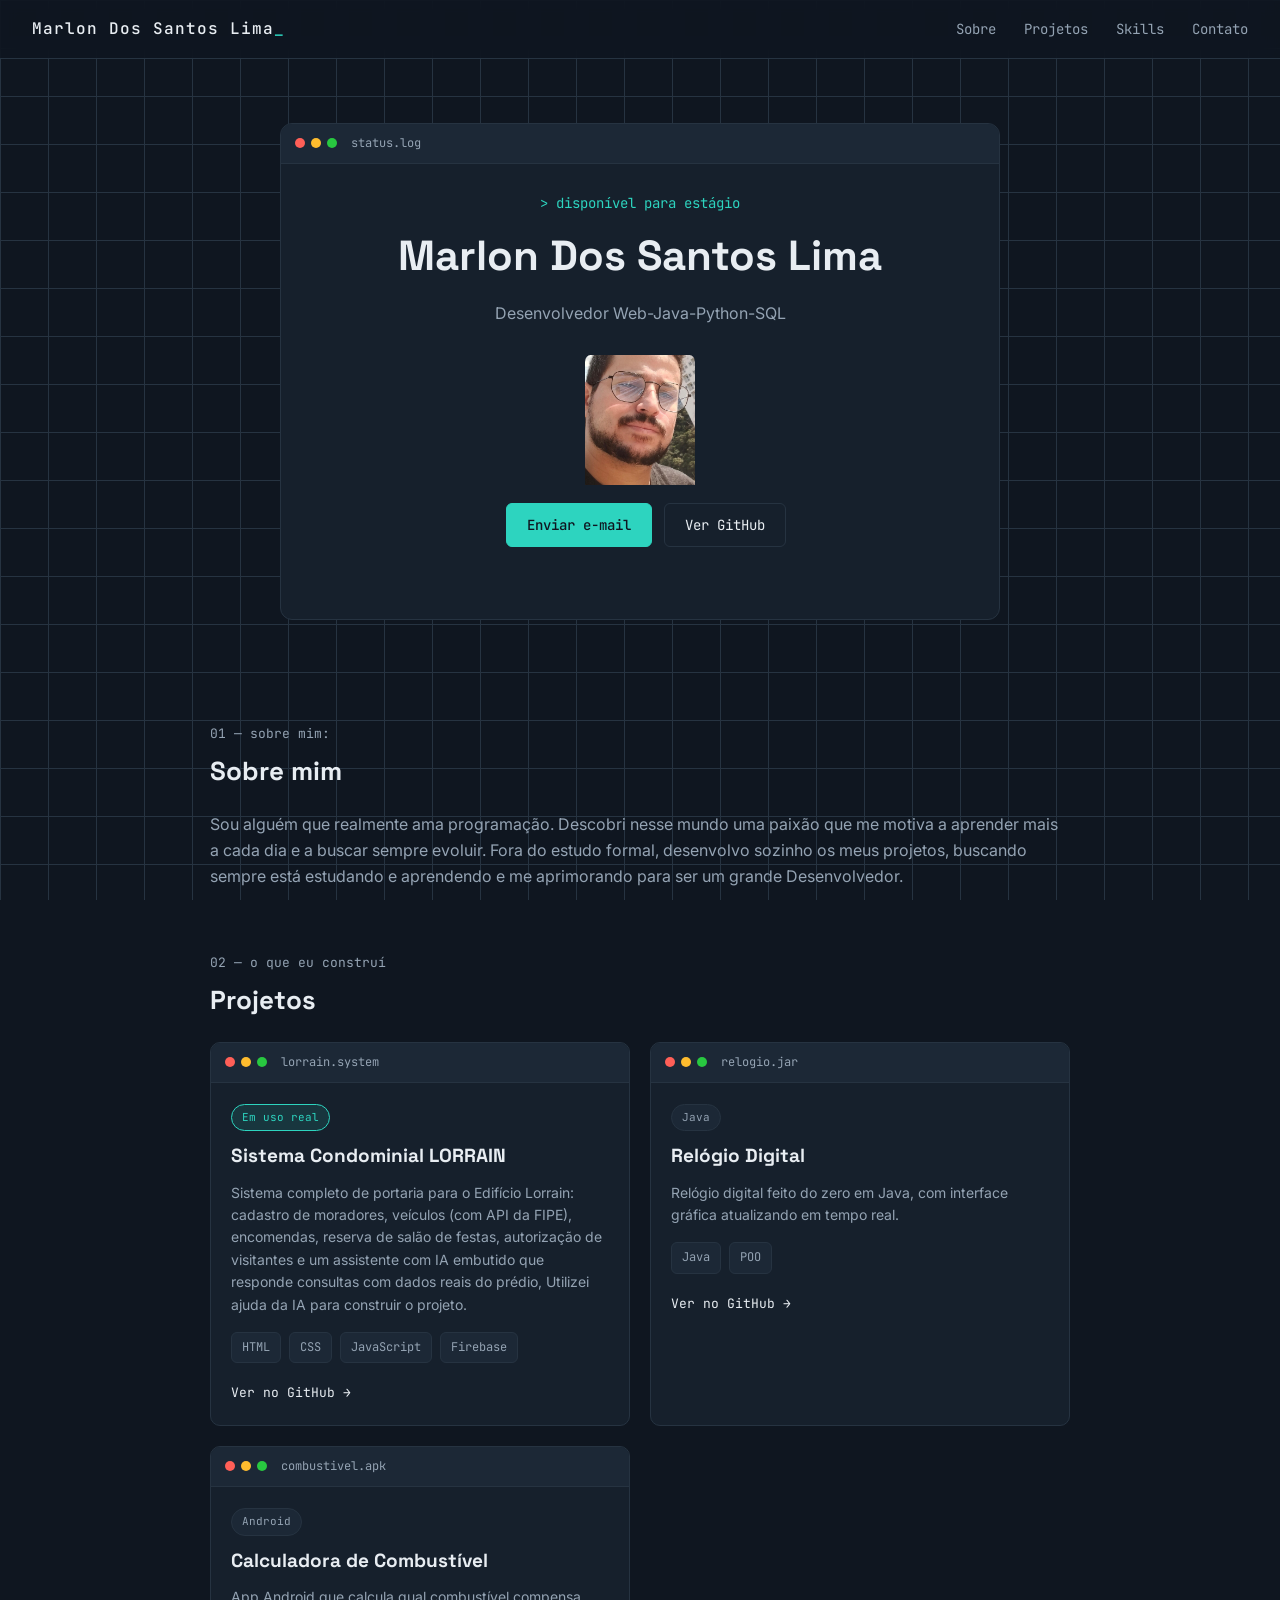
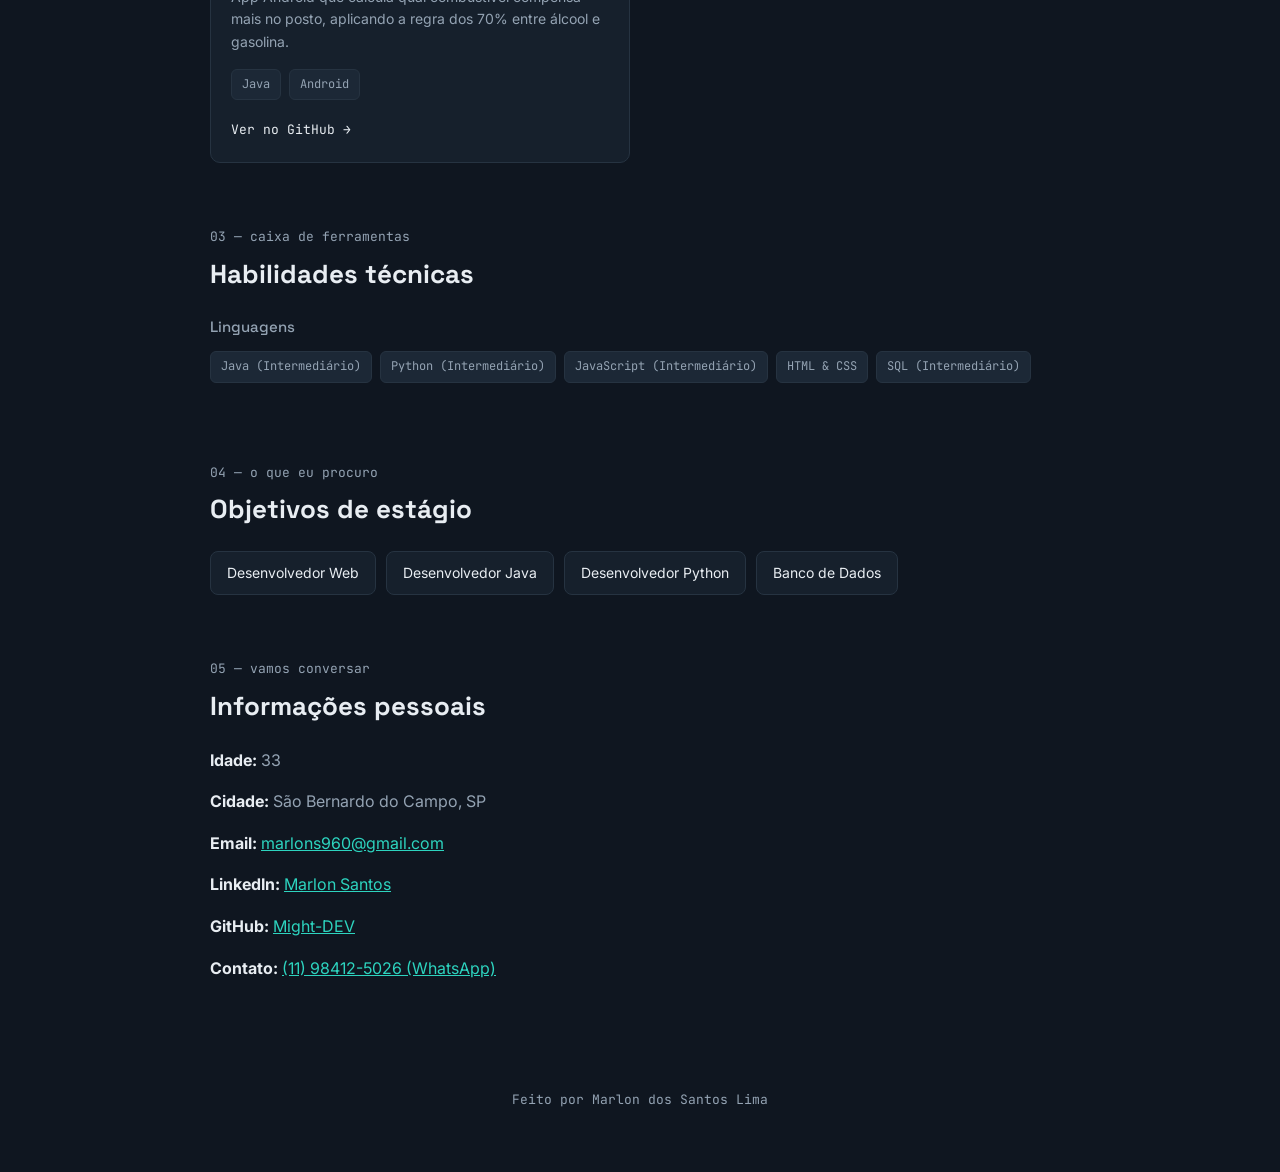
<file: index.html>
<!DOCTYPE html>
<html lang="pt-BR">

<head>
    <meta charset="UTF-8">
    <meta name="viewport" content="width=device-width, initial-scale=1.0">
    <title>Marlon Dos Santos Lima — Desenvolvedor</title>
    <link rel="preconnect" href="https://fonts.googleapis.com">
    <link rel="preconnect" href="https://fonts.gstatic.com" crossorigin>
    <link
        href="https://fonts.googleapis.com/css2?family=Space+Grotesk:wght@500;600;700&family=Inter:wght@400;500;600&family=JetBrains+Mono:wght@400;500&display=swap"
        rel="stylesheet">
    <link rel="stylesheet" href="style.css">
</head>

<body>

    <nav id="navbar">
        <div class="nav-mark">Marlon Dos Santos Lima<span>_</span></div>
        <div class="nav-links">
            <a href="#sobre">Sobre</a>
            <a href="#projetos">Projetos</a>
            <a href="#skills">Skills</a>
            <a href="#contato">Contato</a>
        </div>
    </nav>

    <header id="hero">
        <div class="hero-inner">
            <div class="window-chrome">
                <span class="dot red"></span><span class="dot yellow"></span><span class="dot green"></span>
                <span class="chrome-title">status.log</span>
            </div>
            <p class="eyebrow">&gt; disponível para estágio</p>
            <h1>Marlon Dos Santos Lima</h1>
            <p id="subtitulo">Desenvolvedor Web-Java-Python-SQL </p>
            <img id="fotoPerfil" src="foto.jpg" width="110" alt="Foto de Marlon Santos" title="Marlon Santos">
            <div class="hero-actions">
                <br>
                <a class="btn btn-primary" href="mailto:marlons960@gmail.com">Enviar e-mail</a>
                <a class="btn btn-ghost" href="https://github.com/Might-DEV" target="_blank" rel="noopener">Ver
                    GitHub</a>
            </div>

        </div>
    </header>

    <main>

        <section class="secao" id="sobre">
            <p class="section-tag">01 — Sobre mim:</p>
            <h2>Sobre mim</h2>
            <p>Sou alguém que realmente ama programação. Descobri nesse mundo uma paixão que me motiva a aprender
                mais a cada dia e a buscar sempre evoluir. Fora do estudo formal, desenvolvo sozinho os meus projetos,
                buscando sempre está estudando e aprendendo e me aprimorando para ser um grande Desenvolvedor.</p>
        </section>

        <section class="secao" id="projetos">
            <p class="section-tag">02 — o que eu construí</p>
            <h2>Projetos</h2>

            <div class="projetos-grid">

                <article class="projeto-card">
                    <div class="window-chrome">
                        <span class="dot red"></span><span class="dot yellow"></span><span class="dot green"></span>
                        <span class="chrome-title">lorrain.system</span>
                    </div>
                    <div class="projeto-body">
                        <span class="badge badge-live">Em uso real</span>
                        <h3>Sistema Condominial LORRAIN</h3>
                        <p>Sistema completo de portaria para o Edifício Lorrain: cadastro de moradores, veículos
                            (com API da FIPE), encomendas, reserva de salão de festas, autorização de visitantes e um
                            assistente com IA embutido que responde consultas com dados reais do prédio, Utilizei ajuda
                            da IA para construir o projeto.</p>
                        <ul class="tech-tags">
                            <li>HTML</li>
                            <li>CSS</li>
                            <li>JavaScript</li>
                            <li>Firebase</li>
                        </ul>
                        <a class="card-link" href="https://github.com/Might-DEV" target="_blank" rel="noopener">Ver no
                            GitHub →</a>
                    </div>
                </article>

                <article class="projeto-card">
                    <div class="window-chrome">
                        <span class="dot red"></span><span class="dot yellow"></span><span class="dot green"></span>
                        <span class="chrome-title">relogio.jar</span>
                    </div>
                    <div class="projeto-body">
                        <span class="badge">Java</span>
                        <h3>Relógio Digital</h3>
                        <p>Relógio digital feito do zero em Java, com interface gráfica atualizando em tempo
                            real.</p>
                        <ul class="tech-tags">
                            <li>Java</li>
                            <li>POO</li>
                        </ul>
                        <a class="card-link" href="https://github.com/Might-DEV" target="_blank" rel="noopener">Ver no
                            GitHub →</a>
                    </div>
                </article>

                <article class="projeto-card">
                    <div class="window-chrome">
                        <span class="dot red"></span><span class="dot yellow"></span><span class="dot green"></span>
                        <span class="chrome-title">combustivel.apk</span>
                    </div>
                    <div class="projeto-body">
                        <span class="badge">Android</span>
                        <h3>Calculadora de Combustível</h3>
                        <p>App Android que calcula qual combustível compensa mais no posto, aplicando a regra dos
                            70% entre álcool e gasolina.</p>
                        <ul class="tech-tags">
                            <li>Java</li>
                            <li>Android</li>
                        </ul>
                        <a class="card-link" href="https://github.com/Might-DEV" target="_blank" rel="noopener">Ver no
                            GitHub →</a>
                    </div>
                </article>

            </div>
        </section>

        <section class="secao" id="skills">
            <p class="section-tag">03 — caixa de ferramentas</p>
            <h2>Habilidades técnicas</h2>

            <div class="skills-grid">
                <div class="skill-group">
                    <h3>Linguagens</h3>
                    <ul class="tech-tags">
                        <li>Java (Intermediário)</li>
                        <li>Python (Intermediário)</li>
                        <li>JavaScript (Intermediário)</li>
                        <li>HTML &amp; CSS</li>
                        <li>SQL (Intermediário)</li>
                    </ul>
                </div>
            </div>
        </section>

        <section class="secao" id="objetivos">
            <p class="section-tag">04 — o que eu procuro</p>
            <h2>Objetivos de estágio</h2>
            <ul class="objetivos-list">
                <li>Desenvolvedor Web</li>
                <li>Desenvolvedor Java</li>
                <li>Desenvolvedor Python</li>
                <li>Banco de Dados</li>
            </ul>
        </section>

        <section class="secao" id="contato">
            <p class="section-tag">05 — vamos conversar</p>
            <h2>Informações pessoais</h2>
            <p><strong>Idade:</strong> 33</p>
            <p><strong>Cidade:</strong> São Bernardo do Campo, SP</p>
            <p><strong>Email:</strong> <a href="mailto:marlons960@gmail.com">marlons960@gmail.com</a></p>
            <p><strong>LinkedIn:</strong> <a href="#" title="Adicionar link real do LinkedIn">Marlon Santos</a></p>
            <p><strong>GitHub:</strong> <a href="https://github.com/Might-DEV" target="_blank"
                    rel="noopener">Might-DEV</a></p>
            <p><strong>Contato:</strong> <a href="https://wa.me/5511984125026" target="_blank" rel="noopener">(11)
                    98412-5026 (WhatsApp)</a></p>
        </section>

    </main>

    <footer id="rodape">
        <p>Feito por Marlon dos Santos Lima</p>
    </footer>

</body>

</html>
</file>
<file: style.css>
/* Portfólio — Marlon dos Santos Lima */

:root {
    --bg: #0f1620;
    --surface: #16202c;
    --surface-2: #1c2836;
    --border: #263341;
    --text: #e8edf2;
    --text-muted: #94a3b3;
    --accent: #2dd4bf;
    --accent-soft: rgba(45, 212, 191, 0.12);
    --amber: #f2a93b;
    --violet: #8b7cf6;
    --font-display: 'Space Grotesk', sans-serif;
    --font-body: 'Inter', sans-serif;
    --font-mono: 'JetBrains Mono', monospace;
}

* {
    box-sizing: border-box;
}

body {
    font-family: var(--font-body);
    background-color: var(--bg);
    background-image:
        linear-gradient(var(--border) 1px, transparent 1px),
        linear-gradient(90deg, var(--border) 1px, transparent 1px);
    background-size: 48px 48px;
    background-attachment: fixed;
    color: var(--text);
    margin: 0;
    padding: 0;
    line-height: 1.6;
}

a {
    color: var(--accent);
}



#navbar {
    position: sticky;
    top: 0;
    z-index: 10;
    display: flex;
    align-items: center;
    justify-content: space-between;
    padding: 16px 32px;
    background-color: rgba(15, 22, 32, 0.85);
    backdrop-filter: blur(8px);
    border-bottom: 1px solid var(--border);
}

.nav-mark {
    font-family: var(--font-mono);
    font-weight: 500;
    color: var(--text);
    letter-spacing: 1px;
}

.nav-mark span {
    color: var(--accent);
}

.nav-links a {
    font-family: var(--font-mono);
    font-size: 14px;
    color: var(--text-muted);
    text-decoration: none;
    margin-left: 24px;
    transition: color 0.15s ease;
}

.nav-links a:hover {
    color: var(--accent);
}



#hero {
    padding: 64px 20px 40px;
    
}

.hero-inner {
    max-width: 720px;
    margin: 0 auto;
    background-color: var(--surface);
    border: 1px solid var(--border);
    border-radius: 12px;
    overflow: hidden;
    text-align: center;
    padding-bottom: 40px;
    position: relative;
}

.eyebrow {
    font-family: var(--font-mono);
    color: var(--accent);
    font-size: 14px;
    margin: 28px 0 8px;
}

#hero h1 {
    font-family: var(--font-display);
    font-size: clamp(28px, 5vw, 42px);
    margin: 0 0 12px;
}

#subtitulo {
    color: var(--text-muted);
    font-size: 16px;
    max-width: 460px;
    margin: 0 auto 28px;
    padding: 0 20px;
}

.hero-actions {
    display: flex;
    justify-content: center;
    gap: 12px;
    margin-bottom: 32px;
}

.btn {
    font-family: var(--font-mono);
    font-size: 14px;
    text-decoration: none;
    padding: 10px 20px;
    border-radius: 6px;
    border: 1px solid var(--border);
    transition: transform 0.15s ease, border-color 0.15s ease;
}

.btn:hover {
    transform: translateY(-1px);
}

.btn-primary {
    background-color: var(--accent);
    color: #0f1620;
    border-color: var(--accent);
    font-weight: 500;
}

.btn-ghost {
    color: var(--text);
}

.btn-ghost:hover {
    border-color: var(--accent);
    color: var(--accent);
}

#fotoPerfil {
    border-radius: 5%;
    border: 0px solid var(--border);
    object-fit: cover;
    height: 140px;
    padding-bottom: 10px;
}



.window-chrome {
    display: flex;
    align-items: center;
    gap: 6px;
    padding: 10px 14px;
    background-color: var(--surface-2);
    border-bottom: 1px solid var(--border);
}

.dot {
    width: 10px;
    height: 10px;
    border-radius: 50%;
    display: inline-block;
}

.dot.red { background-color: #ff5f57; }
.dot.yellow { background-color: #febc2e; }
.dot.green { background-color: #28c840; }

.chrome-title {
    font-family: var(--font-mono);
    font-size: 12px;
    color: var(--text-muted);
    margin-left: 8px;
}



main {
    max-width: 900px;
    margin: 0 auto;
    padding: 0 20px;
}

.secao {
    margin: 64px 0;
}

.section-tag {
    font-family: var(--font-mono);
    font-size: 13px;
    color: var(--accent);
    text-transform: lowercase;
    margin: 0 0 6px;
}

.secao h2 {
    font-family: var(--font-display);
    font-size: 26px;
    margin: 0 0 20px;
}

.secao p {
    color: var(--text-muted);
}

.secao p strong {
    color: var(--text);
}



.projetos-grid {
    display: grid;
    grid-template-columns: repeat(auto-fit, minmax(300px, 1fr));
    gap: 20px;
}

.projeto-card {
    background-color: var(--surface);
    border: 1px solid var(--border);
    border-radius: 10px;
    overflow: hidden;
    display: flex;
    flex-direction: column;
    transition: border-color 0.15s ease, transform 0.15s ease;
}

.projeto-card:hover {
    border-color: var(--accent);
    transform: translateY(-2px);
}

.projeto-body {
    padding: 20px;
}

.projeto-body h3 {
    font-family: var(--font-display);
    font-size: 19px;
    margin: 10px 0 10px;
}

.projeto-body p {
    font-size: 14px;
    margin: 0 0 16px;
}

.badge {
    display: inline-block;
    font-family: var(--font-mono);
    font-size: 11px;
    padding: 4px 10px;
    border-radius: 20px;
    background-color: var(--surface-2);
    color: var(--text-muted);
    border: 1px solid var(--border);
}

.badge-live {
    color: var(--accent);
    border-color: var(--accent);
    background-color: var(--accent-soft);
}

.card-link {
    font-family: var(--font-mono);
    font-size: 13px;
    text-decoration: none;
    color: var(--text);
}

.card-link:hover {
    color: var(--accent);
}



.tech-tags {
    list-style: none;
    display: flex;
    flex-wrap: wrap;
    gap: 8px;
    padding: 0;
    margin: 0 0 16px;
}

.tech-tags li {
    font-family: var(--font-mono);
    font-size: 12px;
    background-color: var(--surface-2);
    border: 1px solid var(--border);
    color: var(--text-muted);
    padding: 5px 10px;
    border-radius: 6px;
}



.skills-grid {
    display: grid;
    grid-template-columns: repeat(auto-fit, minmax(220px, 1fr));
    gap: 28px;
}

.skill-group h3 {
    font-family: var(--font-display);
    font-size: 15px;
    color: var(--text-muted);
    margin: 0 0 12px;
    font-weight: 500;
}



.objetivos-list {
    list-style: none;
    padding: 0;
    display: flex;
    flex-wrap: wrap;
    gap: 10px;
}

.objetivos-list li {
    background-color: var(--surface);
    border: 1px solid var(--border);
    padding: 10px 16px;
    border-radius: 8px;
    font-size: 14px;
}



#rodape {
    text-align: center;
    padding: 32px 20px 48px;
    color: var(--text-muted);
    font-size: 13px;
    font-family: var(--font-mono);
}



@media (max-width: 600px) {
    .nav-links a {
        margin-left: 14px;
        font-size: 12px;
    }
}



a:focus-visible,
.btn:focus-visible {
    outline: 2px solid var(--accent);
    outline-offset: 2px;
}

@media (prefers-reduced-motion: reduce) {
    * {
        transition: none !important;
    }
}
</file>
